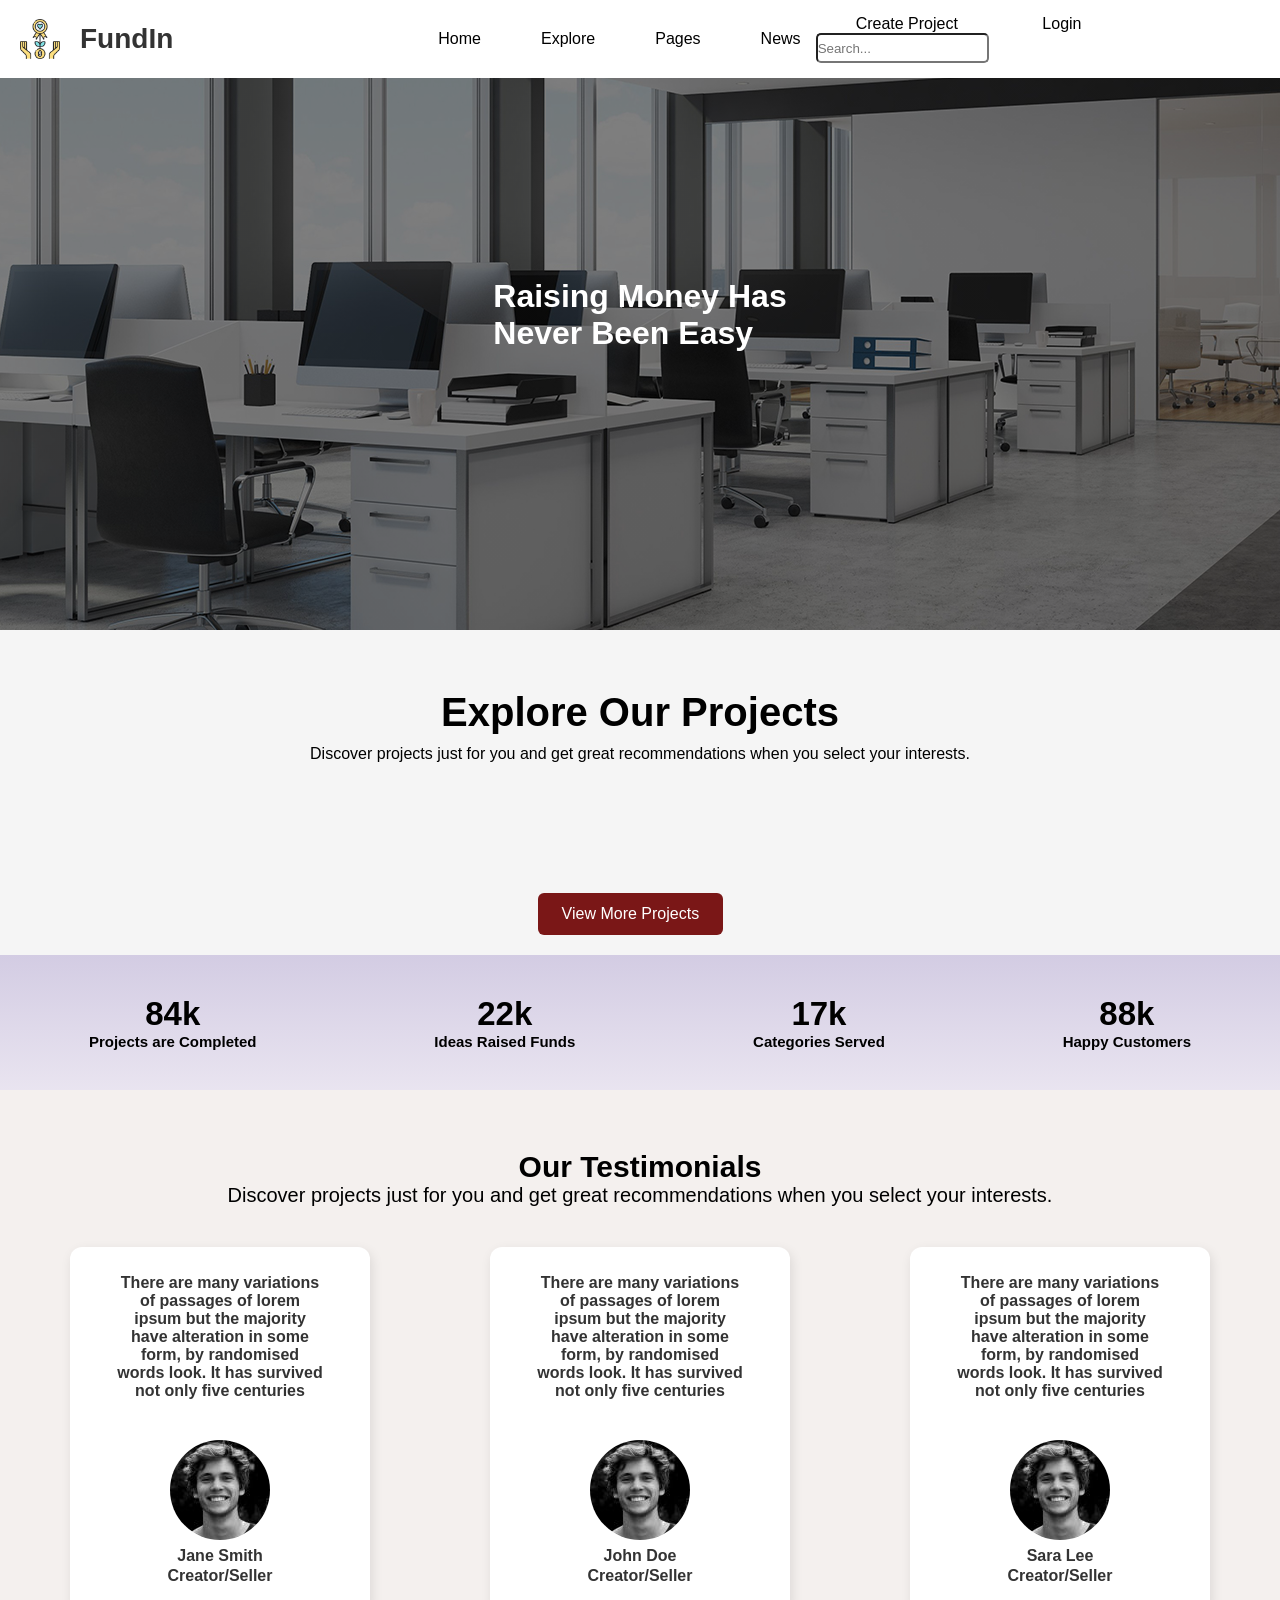
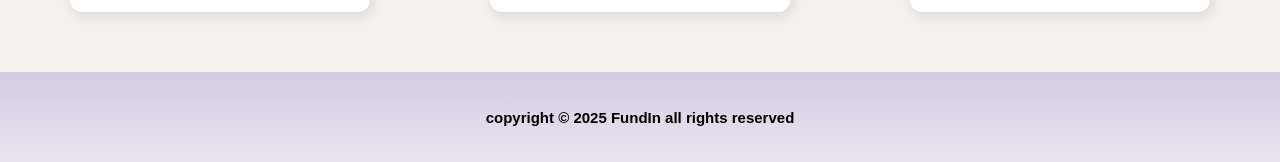
<file: html/index.html>
<!DOCTYPE html>
<html lang="en">
  <head>
    <meta charset="UTF-8" />
    <meta name="viewport" content="width=device-width, initial-scale=1.0" />
    <title>fundIn</title>
    <link rel="stylesheet" href="../css/general.css" />
    <link rel="stylesheet" href="../css/index.css" />
    <link
      rel="stylesheet"
      href="https://cdnjs.cloudflare.com/ajax/libs/font-awesome/6.4.0/css/all.min.css"
    />
  </head>
  <body>
    <div class="container">
      <header>
        <div class="logoCont">
          <img src="../media/main page/logo.png" alt="fundIn logo" id="logo" />
          <h1>FundIn</h1>
        </div>
        <ul>
          <div class="navBar">
            <li>Home</li>
            <li>Explore</li>
            <li>Pages</li>
            <li>News</li>
          </div>
        </ul>
        <div class="searchCon">
          <a href="./campaigns.html">Create Project</a>
          <a href="./login.html">Login</a>
          <input type="text" id="searchBar" placeholder="Search...">
        </div>
      </header>
    </div>
    <div class="heroSec">
      <h1>
        Raising Money Has<br/>
        Never Been Easy
      </h1>
    </div>
     <div class="exploreText">
        <h2>Explore Our Projects</h2>
        <p>
          Discover projects just for you and get great recommendations when you
          select your interests.
        </p>
      </div>
    <div class="projects-cards">
    </div>
    <div style="width: 100%; background-color: #f5f5f5">
      <button id="viewMore">View More Projects</button>
    </div>
    <div class="stats">
      <div>
        <h2>84k</h2>
        <p>Projects are Completed</p>
      </div>
      <div>
        <h2>22k</h2>
        <p>Ideas Raised Funds</p>
      </div>
      <div>
        <h2>17k</h2>
        <p>Categories Served</p>
      </div>
      <div>
        <h2>88k</h2>
        <p>Happy Customers</p>
      </div>
    </div>
    <section class="testimonials">
  <h2>Our Testimonials</h2>
  <p>
    Discover projects just for you and get great recommendations when you select your interests.
  </p>

  <div class="cards">
    <div class="card">
      <p>
        There are many variations of passages of lorem ipsum but the majority have alteration in
        some form, by randomised words look. It has survived not only five centuries
      </p>
      <div>
        <img src="../media/main page/founder.png">
        <span>Jane Smith</span>
        <span>Creator/Seller</span>
      </div>
    </div>
    <div class="card">
      <p>
        There are many variations of passages of lorem ipsum but the majority have alteration in
        some form, by randomised words look. It has survived not only five centuries
      </p>
      <div>
        <img src="../media/main page/founder.png">
        <span class="name">John Doe</span>
        <span class="role">Creator/Seller</span>
      </div>
    </div>
    <div class="card">
      <p>
        There are many variations of passages of lorem ipsum but the majority have alteration in
        some form, by randomised words look. It has survived not only five centuries
      </p>
      <div>
        <img src="../media/main page/founder.png">
        <span>Sara Lee</span>
        <span>Creator/Seller</span>
      </div>
    </div>
  </div>
</section>
<footer>
  <p>copyright © 2025 FundIn all rights reserved</p>
</footer>
    <script src="../javascript/index.js"></script>
  </body>
</html>
</file>
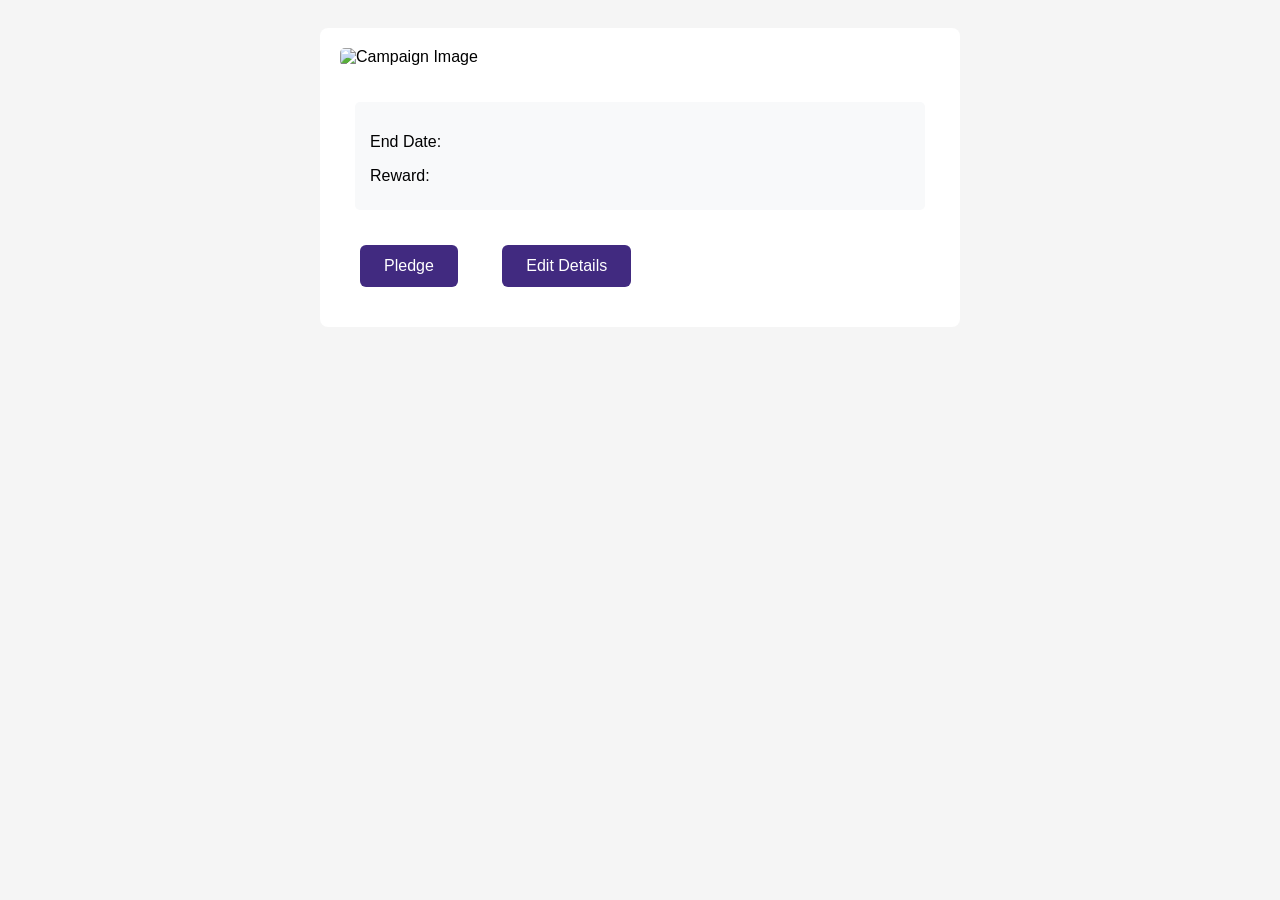
<file: html/campaign-details.html>
<!DOCTYPE html>
<html lang="en">
  <head>
    <meta charset="UTF-8" />
    <meta name="viewport" content="width=device-width, initial-scale=1.0" />
    <title>Campaign Details</title>
    <link rel="stylesheet" href="../css/details.css" />
    <link rel="stylesheet" href="../css/general.css" />
  </head>
  <body>
    <div class="container">
      <img id="campaignImage" class="campaign-image" alt="Campaign Image" />

      <h1 id="campaignTitle"></h1>
      <p id="campaignCreator"></p>
      <p id="campaignDescription"></p>

      <div class="info">
        <p id="campaignGoal"></p>
        <p>End Date: <span id="campaignEndDate"></span></p>
        <p>Reward: <span id="campaignReward"></span></p>
      </div>
      <button>Pledge</button>
      <button id="edit">Edit Details</button>
    </div>

    <script src="../javascript/details.js"></script>
  </body>
</html>
</file>
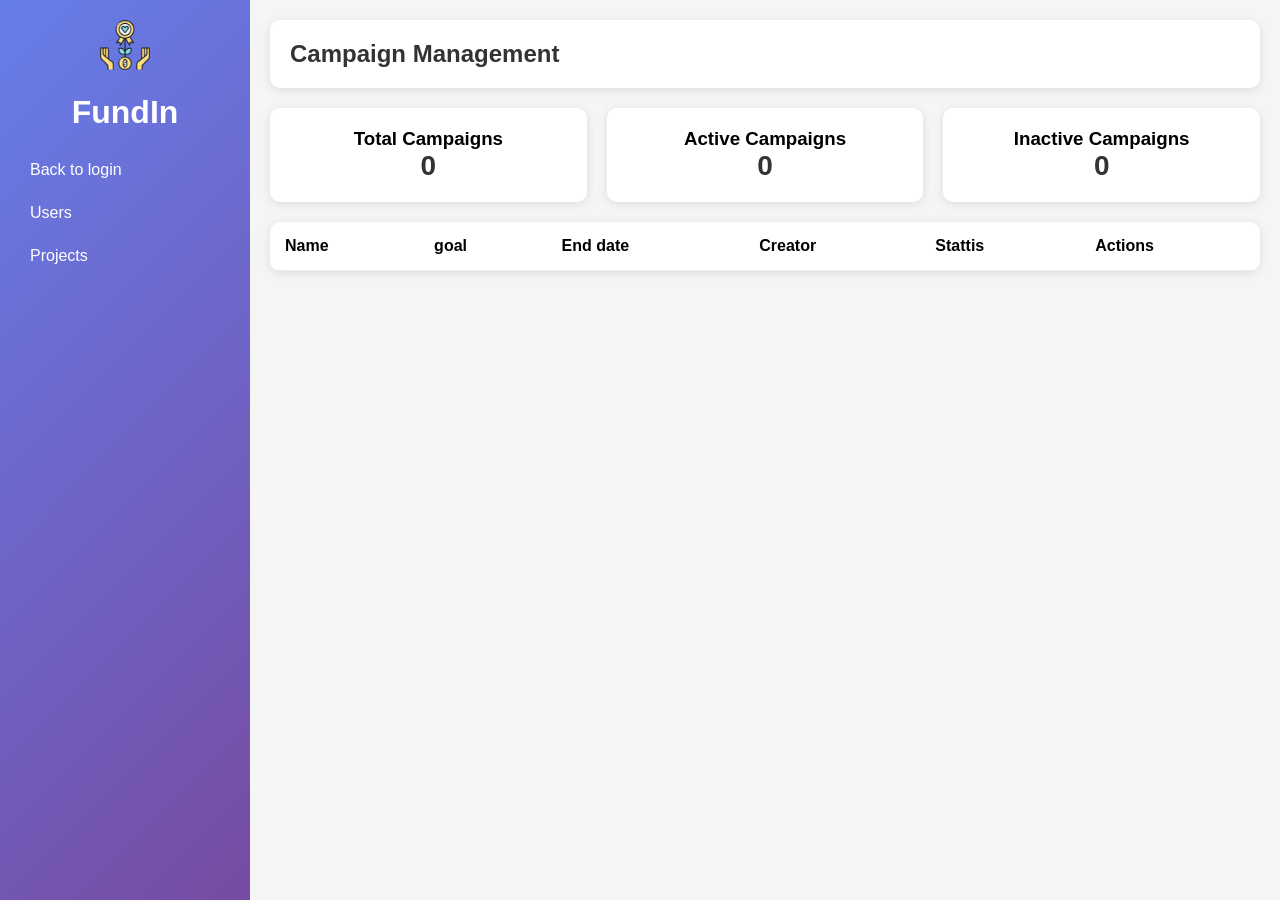
<file: html/campaignDash.html>
<!DOCTYPE html>
<html lang="en">
<head>
    <meta charset="UTF-8">
    <meta name="viewport" content="width=device-width, initial-scale=1.0">
    <title>Admin Dashboard</title>
    <link rel="stylesheet" href="../css/dashboard.css">
</head>
<body>
    <div class="sideBar">
        <img src="../media/main page/logo.png" alt="logo" id="logo">
        <h1>FundIn</h1>
        <a href="../html/login.html" class="active">Back to login</a>
        <a href="../html/dashboard.html" id="userDisplay">Users</a>
        <a href="../html/campaignDash.html" id="projectDisplay">Projects</a>
    </div>

    <div class="container">
        <div class="header">
            <h2>Campaign Management</h2>
        </div>

        <div class="stats">
            <div class="stat-card">
                <h3>Total Campaigns</h3>
                <div class="number" id="total">0</div>
            </div>
            <div class="stat-card">
                <h3>Active Campaigns</h3>
                <div class="number" id="active">0</div>
            </div>
            <div class="stat-card">
                <h3>Inactive Campaigns</h3>
                <div class="number" id="inactive">0</div>
            </div>
        </div>
        <div class="table-container">
            <table class="users-table">
                <thead>
                    <tr>
                        <th>Name</th>
                        <th>goal</th>
                        <th>End date</th>
                        <th>Creator</th>
                        <th>Stattis</th>
                        <th>Actions</th>
                    </tr>
                </thead>
                <tbody id="campaigns"></tbody>
                </tbody>
            </table>
        </div>
    </div>

    <script src="../javascript/campaignDash.js"></script>
</body>
</html>
</file>
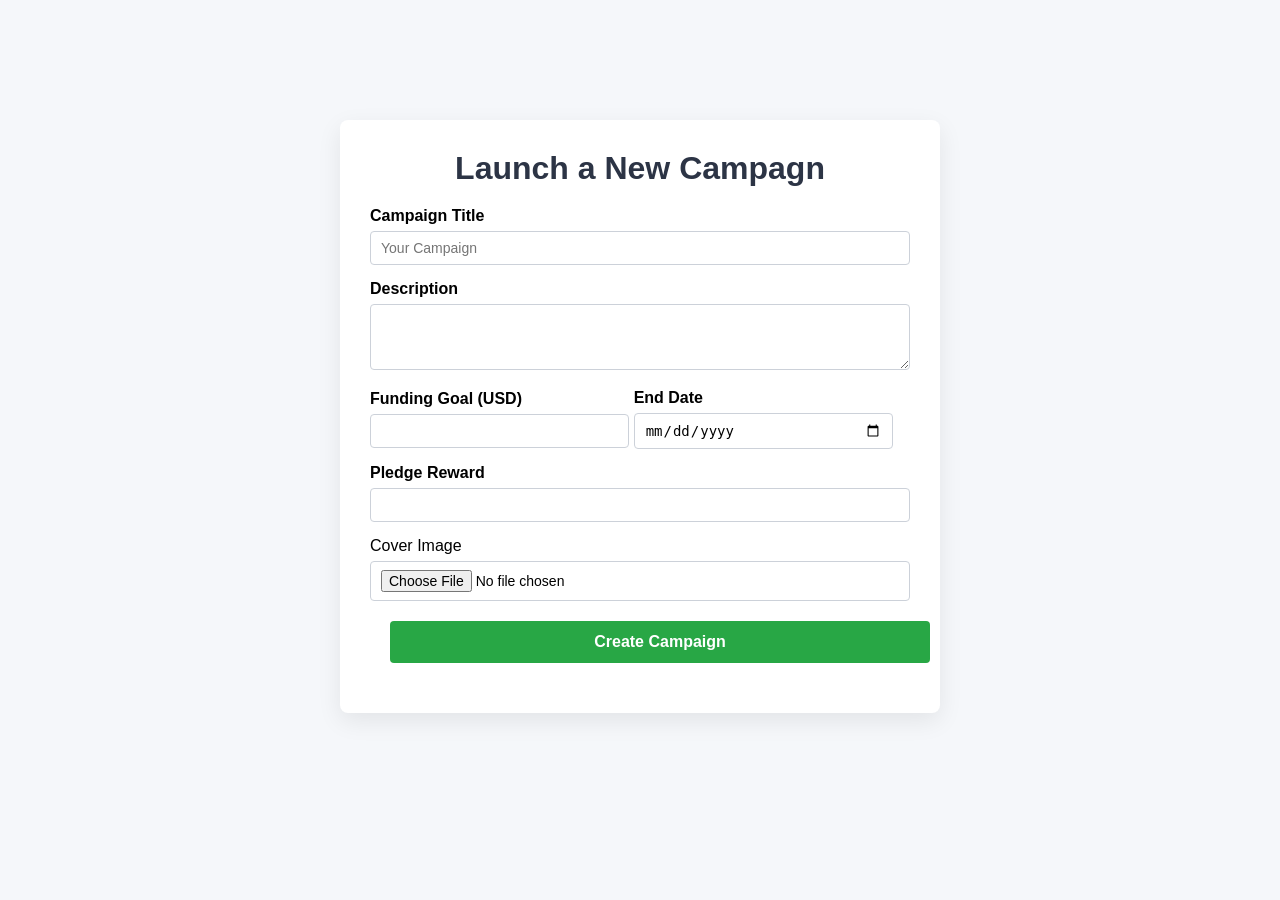
<file: html/campaigns.html>
<!DOCTYPE html>
<html lang="en">
<head>
    <meta charset="UTF-8">
    <meta name="viewport" content="width=device-width, initial-scale=1.0">
    <title>Campagn</title>
    <link rel="stylesheet" href="../css/general.css">
    <link rel="stylesheet" href="../css/project.css">
</head>
<body>
    <div class="container">
  <h1>Launch a New Campagn</h1>

  <form id="campaignForm">
    <label>
      Campaign Title
      <input type="text" name="title" placeholder="Your Campaign"required id="campaingName">
    </label>

    <label>
      Description
      <textarea name="description" rows="3" required id="campaingDes"></textarea>
    </label>

    <label class="inline">
      Funding Goal (USD)
      <input type="number" name="goal" min="1" required id="campaingGoal">
    </label>

    <label class="inline">
      End Date
      <input type="date" name="endDate" required id="campaingEnd">
    </label>
    <label>
      Pledge Reward
      <input type="text" name="pledge" required id="campaingPledge">
    </label>

    <label">
      Cover Image
      <input type="file" id="imageInput" required>
    </label>
    <button type="submit" id="submitButton">Create Campaign</button>
  </form>
</div>
<script src="../javascript/campaigns.js"></script>
</body>
</html>
</file>
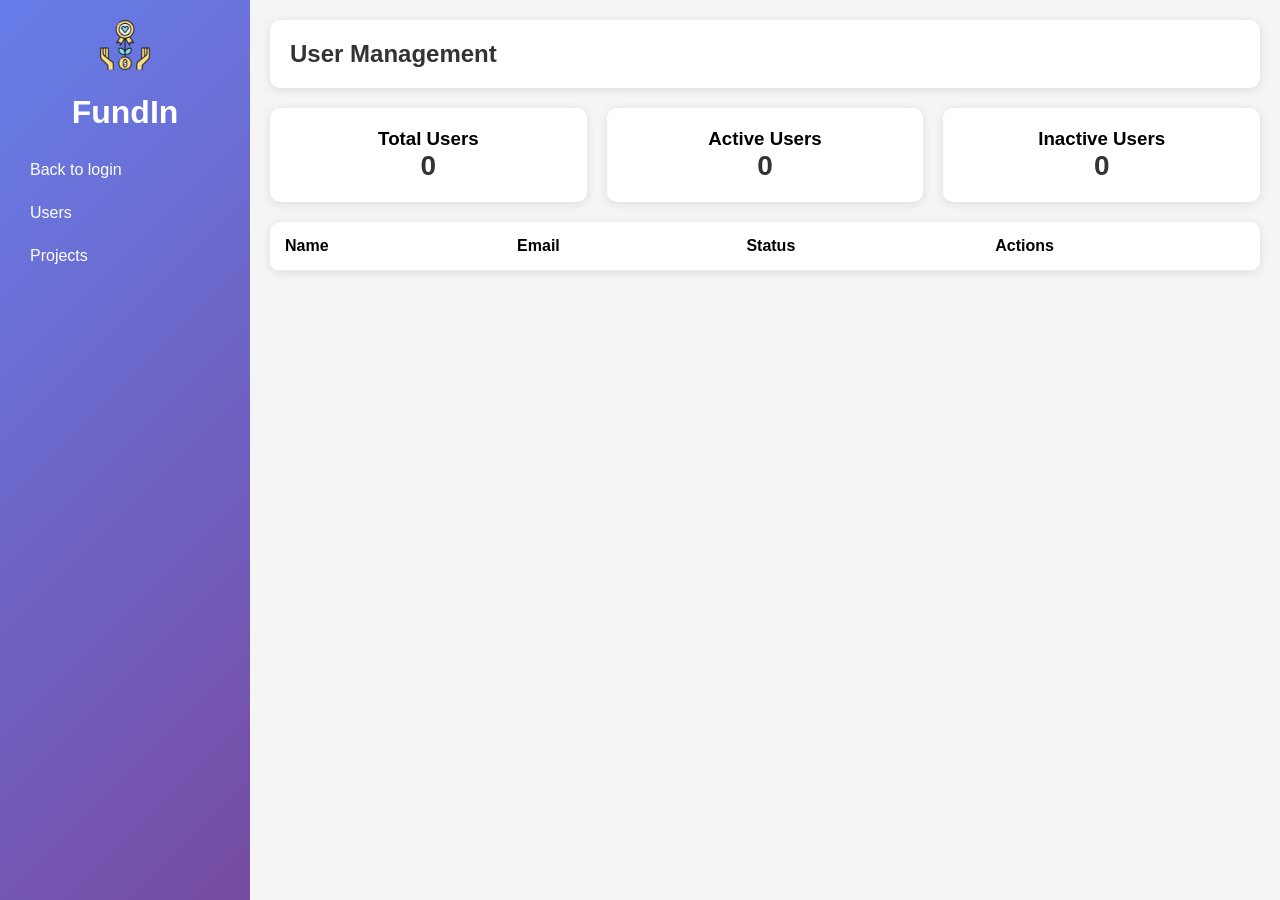
<file: html/dashboard.html>
<!DOCTYPE html>
<html lang="en">
<head>
    <meta charset="UTF-8">
    <meta name="viewport" content="width=device-width, initial-scale=1.0">
    <title>Admin Dashboard</title>
    <link rel="stylesheet" href="../css/dashboard.css">
</head>
<body>
    <div class="sideBar">
        <img src="../media/main page/logo.png" alt="logo" id="logo">
        <h1>FundIn</h1>
        <a href="../html/login.html" class="active">Back to login</a>
        <a href="../html/dashboard.html" id="userDisplay">Users</a>
        <a href="../html/campaignDash.html" id="projectDisplay">Projects</a>
    </div>

    <div class="container">
        <div class="header">
            <h2>User Management</h2>
        </div>

        <div class="stats">
            <div class="stat-card">
                <h3>Total Users</h3>
                <div class="number" id="total">0</div>
            </div>
            <div class="stat-card">
                <h3>Active Users</h3>
                <div class="number" id="active">0</div>
            </div>
            <div class="stat-card">
                <h3>Inactive Users</h3>
                <div class="number" id="inactive">0</div>
            </div>
        </div>
        <div class="table-container">
            <table class="users-table">
                <thead>
                    <tr>
                        <th>Name</th>
                        <th>Email</th>
                        <th>Status</th>
                        <th>Actions</th>
                    </tr>
                </thead>
                <tbody id="users">
                </tbody>
            </table>
        </div>
    </div>

    <script src="../javascript/dashboard.js"></script>
</body>
</html>
</file>
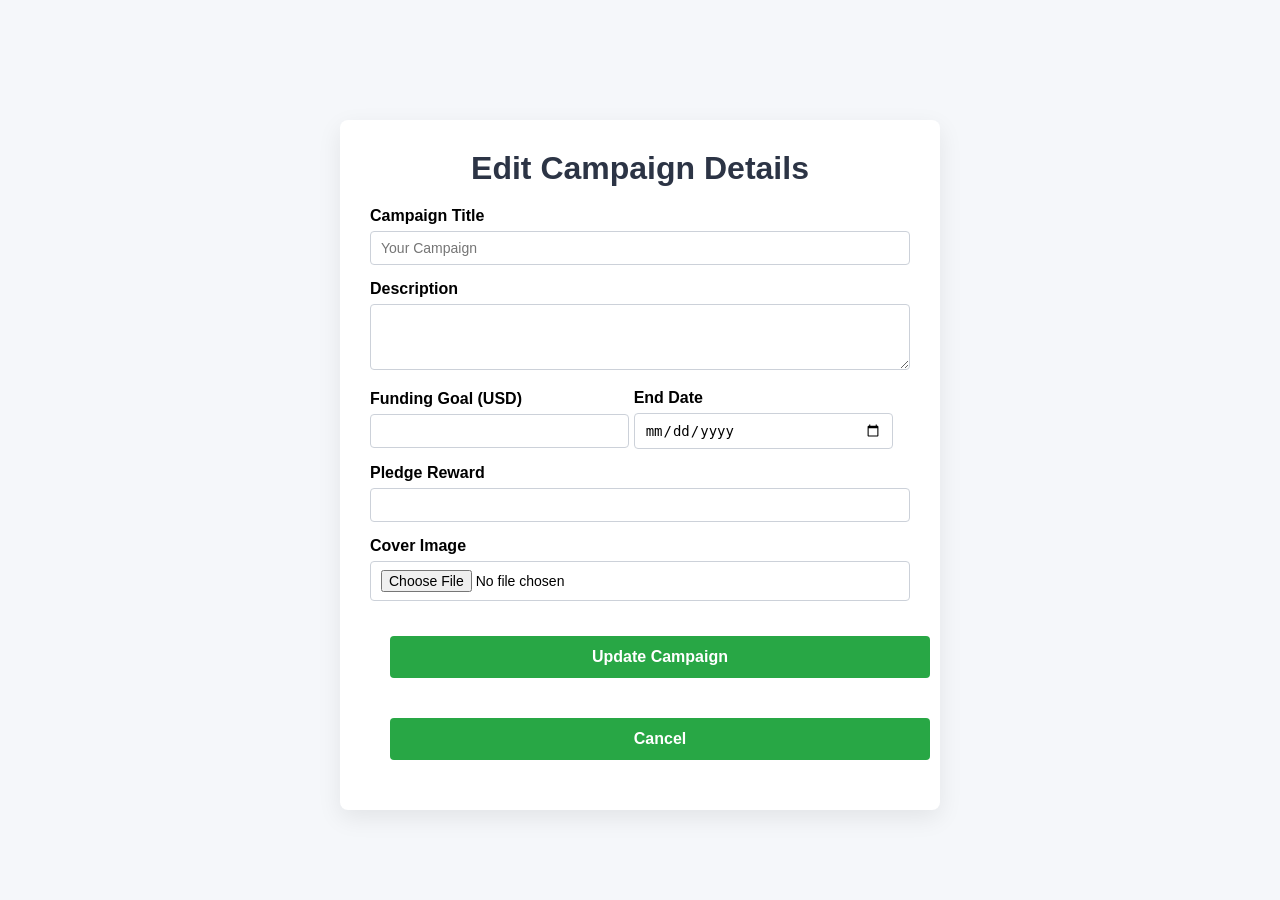
<file: html/edit-campaign.html>
<!DOCTYPE html>
<html lang="en">
<head>
    <meta charset="UTF-8">
    <meta name="viewport" content="width=device-width, initial-scale=1.0">
    <title>Edit Campaign</title>
    <link rel="stylesheet" href="../css/general.css">
    <link rel="stylesheet" href="../css/project.css">
</head>
<body>
    <div class="container">
        <h1>Edit Campaign Details</h1>
        
        <form id="editCampaignForm">
            <label>
                Campaign Title
                <input type="text" name="title" placeholder="Your Campaign" required id="campaignTitle">
            </label>
            
            <label>
                Description
                <textarea name="description" rows="3" required id="campaignDescription"></textarea>
            </label>
            
            <label class="inline">
                Funding Goal (USD)
                <input type="number" name="goal" min="1" required id="campaignGoal">
            </label>
            
            <label class="inline">
                End Date
                <input type="date" name="endDate" required id="campaignEndDate">
            </label>
            
            <label>
                Pledge Reward
                <input type="text" name="pledge" required id="campaignPledge">
            </label>
            
            <label>
                Cover Image
                <input type="file" id="imageInput">
            </label>
            <div>
                <button type="submit" id="updateButton">Update Campaign</button>
                <button type="submit" id="cancelButton">Cancel</button>
            </div>
        </form>
    </div>
    <script src="../javascript/edit-campaign.js"></script>
</body>
</html>
</file>
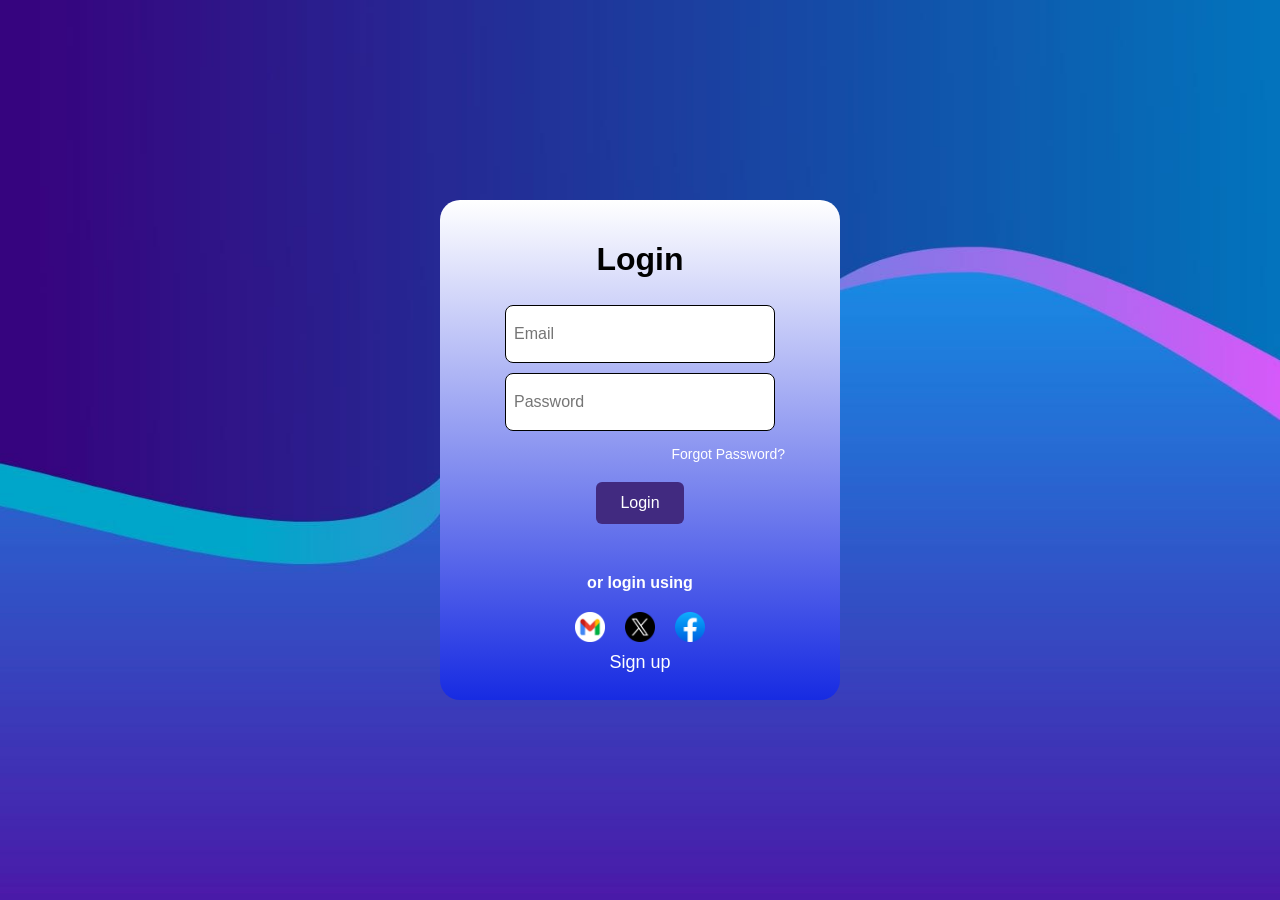
<file: html/login.html>
<!DOCTYPE html>
<html lang="en">
<head>
    <meta charset="UTF-8">
    <meta name="viewport" content="width=device-width, initial-scale=1.0">
    <title>Login</title>
    <link rel="stylesheet" href="../css/login.css">
    <link rel="stylesheet" href="../css/general.css">
</head>
<body>
    <div class="container">
        <h1>Login</h1>
        <input type="text" id="emailLog" placeholder="Email">
        <input type="text" id="passLog" placeholder="Password">
        <a href="" id="forgot">Forgot Password?</a>
        <button id="loginBtn">Login</button>
        <span>or login using</span>
        <div class="imgContainer">
        <img src="../media/login page/gmail.png" alt="">
        <img src="../media/login page/x.png" alt="">
        <img src="../media/login page/facebook.png" alt="">
        </div>
        <a href="signup.html" id="signUp">Sign up</a>
    </div>
    <script src="../javascript/login.js"></script>
</body>
</html>
</file>
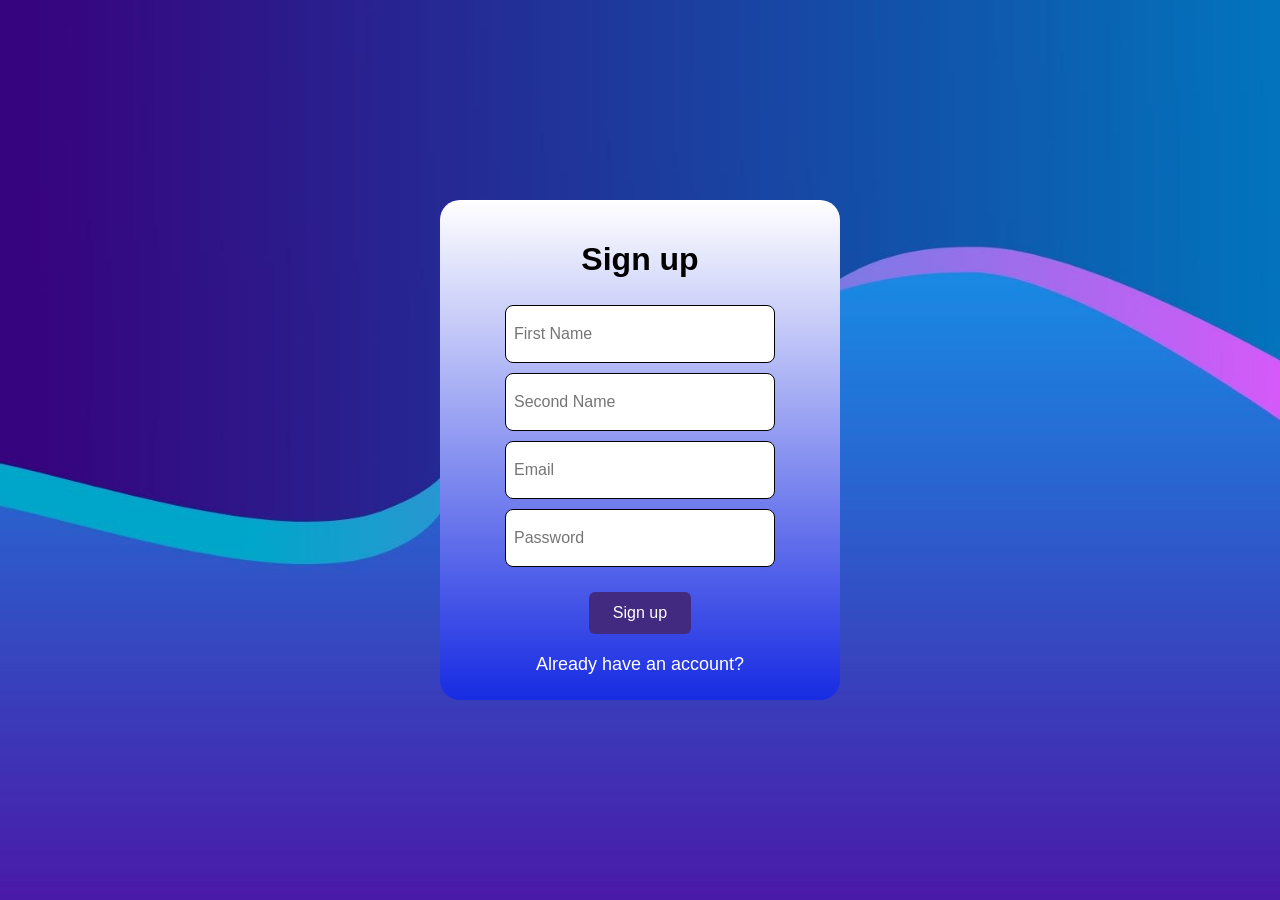
<file: html/signup.html>
<!DOCTYPE html>
<html lang="en">
  <head>
    <meta charset="UTF-8" />
    <meta name="viewport" content="width=device-width, initial-scale=1.0" />
    <title>Sign Up</title>
    <link rel="stylesheet" href="../css/signup.css" />
    <link rel="stylesheet" href="../css/general.css" />
  </head>
  <body>
    <div class="container">
      <h1>Sign up</h1>
      <input type="text" id="fName" placeholder="First Name" />
      <input type="text" id="sName" placeholder="Second Name" />
      <input type="text" id="emailSign" placeholder="Email" />
      <input type="text" id="passSign" placeholder="Password" />
      <button id="signupBtn">Sign up</button>
      <a href="login.html" id="alrAcc">Already have an account?</a>
    </div>
    <script src="../javascript/signUp.js"></script>
  </body>
</html>
</file>
<file: css/general.css>
button {
  background-color: #412a80;
  color: white;
  padding: 12px 24px;
  border: none;
  border-radius: 6px;
  cursor: pointer;
  font-size: 16px;
  font-weight: 500;
  margin: 20px;
}

button:hover{
  background-color: #402cf8;
  transform: translateY(-1px);
}
.hidden{
  display: none;
}
body {
  font-family: Arial, sans-serif;
}
</file>
<file: css/index.css>
* {
  margin: 0;
  padding: 0;
  box-sizing: border-box;
}

.container {
  width: 100%;
}

header {
  display: flex;
  justify-content: space-between;
  align-items: center;
  padding: 15px 0;
  background-color: #ffffff;
  position: fixed;
  top: 0;
  z-index: 1000;
  width: 100%;
}

.logoCont {
  display: flex;
  align-items: center;
  gap: 20px;
}

#logo {
  height: 40px;
  margin-left: 20px;
}

.logoCont h1 {
  font-size: 28px;
  color: #333;
  font-weight: bold;
}

ul {
  list-style: none;
  display: flex;
  justify-content: center;
}

.navBar {
  display: flex;
  gap: 30px;
  margin-left: 250px;
}

.navBar li {
  padding: 10px 15px;
  cursor: pointer;
}
i {
  margin-right: 20px;
  cursor: pointer;
}

.searchCon a {
  margin: 30px;
  text-decoration: none;
  color: black;
  padding: 10px;
}
.searchCon a:hover {
  color: rgb(255, 255, 255);
  background-color: rgba(83, 57, 57, 0.747);
  border-radius: 10px;
}

.heroSec {
  width: 100%;
  height: 70vh;
  background-image: linear-gradient(rgba(0, 0, 0, 0.5), rgba(0, 0, 0, 0.5)),
    url("../media/main\ page/hero.png");
  background-repeat: no-repeat;
  background-position: center;
  display: flex;
  justify-content: center;
  align-items: center;
}
h1 {
  color: #ffffff;
  font-family: Arial, Helvetica, sans-serif;
  font-weight: bold;
}

.projects-cards {
  padding-top: 60px;
  display: grid;
  grid-template-columns: repeat(auto-fill , minmax(300px , 1fr));
  gap: 20px;
  background-color: #f5f5f5;
  height: 100%;
  width: 100%;
  padding-left: 180px;
  padding-right: 20px;
  padding-bottom: 50px;
}

.card {
  width: 300px;
  background-color: #ffffff;
  margin-top: 40px;
  height: 45vh;
  border-radius: 12px;
  box-shadow: 2px 4px 12px rgba(0, 0, 0, 0.1);
  transition: transform 1s;
  display: flex;
  flex-direction: column;
  justify-content: space-between;
  padding: 10px;
}

.card:hover {
  transform: translateY(-5px);
}

.card p {
  margin: 0;
  padding: 0 20px;
  font-family: Arial, sans-serif;
  font-size: 16px;
  font-weight: 600;
  color: #333;
  margin: 2px;
}
.card span {
  margin: 0;
  padding: 0 20px;
  font-family: Arial, sans-serif;
  font-size: 16px;
  font-weight: 600;
  color: #333;
  margin: 2px;
  display: block;
}
.testimonials .card {
  padding: 25px;
}
.testimonials .card p {
  margin-bottom: 40px;
}

.stats {
  color: rgb(0, 0, 0);
  width: 100%;
  display: flex;
  flex-direction: row;
  justify-content: space-around;
  align-items: center;
  height: 15vh;
  background-image: linear-gradient(#d3cce3, #e9e4f0);
  font-weight: bold;
  font-size: 15px;
}
.stats h2 {
  text-align: center;
  font-size: 33px;
}
#viewMore {
  margin-left: 42%;
  background-color: #7a1717;
}
#viewMore:hover {
  background-color: #a83131;
}
.exploreText {
  background-color: #f5f5f5;
  text-align: center;
  padding-top: 60px;
}
.exploreText h2 {
  font-size: 40px;
  margin-bottom: 10px;
}

.testimonials {
  width: 100%;
  background: #f4f0ee;
  padding: 60px 20px;
  text-align: center;
  color: #000000;
  font-family: Arial, Helvetica, sans-serif;
  font-size: 20px;
}
.testimonials img {
  border-radius: 50%;
}

.cards {
  display: flex;
  flex-direction: row;
  justify-content: space-around;
}
.card-img {
  width: 100%;
  height: 200px;
  /* border-radius: 8px; */
}
.card a {
  font-family: Arial, sans-serif;
  font-size: 16px;
  font-weight: 600;
  color: #333;
  margin-left: 18px;
  margin-top: 10px;
  line-height: 1.3;
  cursor: pointer;
  text-decoration: underline;
}
.card a:active {
  color: blue;
}
.pledge-btn,
.edit-btn {
  margin-top: 30px;
  margin-left: 30px;
  width: 80%;
}
.hidden {
  display: none;
}
#searchBar {
  margin-right: 10px;
  height: 30px;
  border-radius: 5px;
}
footer {
  display: flex;
  justify-content: center;
  align-items: center;
  height: 10vh;
  background-image: linear-gradient(#d3cce3, #e9e4f0);
  font-size: 15px;
  font-weight: bold;
}

@media (max-width: 1200px) {
  header {
    display: flex;
    flex-direction: column;
    position: relative;
  }
  
  .navBar {
    display: flex;
    flex-direction: column;
    margin-left: 0;
    gap: 10px;
    text-align: center;
  }
  
  .searchCon {
    display: flex;
    flex-direction: column;
  }
  
  .searchCon a {
    display: block;
  }
  
  .exploreText {
    width: 100%;
  }
  
  .projects-cards {
    display: flex;
    flex-direction: column;
    align-items: center;
    padding: 20px;
  }
  
  .card {
    width: 100%;
    max-width: 400px;
    height: 70vh;
  }
  
  .cards {
    display: flex;
    flex-direction: column;
    justify-content: center;
    align-items: center;
    gap: 20px;
  }
  
  .stats {
    display: flex;
    flex-direction: column;
    height: 30vh;
    justify-content: center;
    align-items: center;
  }
}
@media (min-width: 1200px) and (max-width: 3840px){
   .cards {
    display: flex;
    flex-direction: row;
    justify-content: space-around;
    align-items: center;
    gap: 20px;
  }
  .projects-cards {
  padding-top: 60px;
  display: grid;
  grid-template-columns: repeat(3, 1fr);
  gap: 20px;
  background-color: #f5f5f5;
  height: 100%;
  max-width: 100%;
  padding-left: 180px;
  padding-right: 20px;
  padding-bottom: 50px;
}
.card{
  height: 100%;
}
}
</file>
<file: css/details.css>
body {
            font-family: Arial, sans-serif;
            background-color: #f5f5f5;
            padding: 20px;
            display: flex;
            justify-content: center;
            align-items: center;
        }

        .container {
            width: 600px;
            background: white;
            padding: 20px;
            border-radius: 8px;
        }

        .campaign-image {
            width: 100%;
            height: 300px;
            object-fit: fill;
            border-radius: 5px;
            margin-bottom: 15px;
        }

        h1 {
            color: #000000;
            margin-bottom: 10px;
        }

        p {
            color: #000000;
            margin-bottom: 10px;
        }

        .info {
            background: #f8f9fa;
            padding: 15px;
            border-radius: 5px;
            margin: 15px;
        }
</file>
<file: css/dashboard.css>
* {
    margin: 0;
    padding: 0;
    box-sizing: border-box;
}

body {
    font-family: Arial, sans-serif;
    background: #f5f5f5;
    display: flex;
}

.sideBar {
    width: 250px;
    background: linear-gradient(135deg, #667eea, #764ba2);
    padding: 20px;
    height: 100vh;
    position: fixed;
}

h1 {
    text-align: center;
    margin: 20px 0;
    color: rgb(255, 255, 255);
}

a{
    display: block;
    color: white;
    text-decoration: none;
    padding: 10px;
    margin: 5px 0;
    border-radius: 5px;
}

a:hover {
    background: rgba(255,255,255,0.2);
}

.container{
    margin-left: 250px;
    flex: 1;
    padding: 20px;
}

.header {
    background: white;
    padding: 20px;
    width: 100%;
    border-radius: 10px;
    box-shadow: 0 2px 10px rgba(0,0,0,0.1);
    margin-bottom: 20px;
}

h2 {
    color: #333;
}

.stats {
    display: flex;
    gap: 20px;
    margin-bottom: 20px;
}

.stat-card {
    flex: 1;
    background: white;
    padding: 20px;
    border-radius: 10px;
    box-shadow: 0 2px 10px rgba(0,0,0,0.1);
    text-align: center;
}

.number {
    font-size: 28px;
    font-weight: bold;
    color: #333;
}

#search {
    width: 300px;
    padding: 10px;
    border: 1px solid #ddd;
    border-radius: 5px;
    margin-bottom: 20px;
}

.table-container {
    background: white;
    border-radius: 10px;
    box-shadow: 0 2px 10px rgba(0,0,0,0.1);
}

.users-table {
    width: 100%;
    border-collapse: collapse;
}

th,td {
    padding: 15px;
    text-align: left;
    border-bottom: 1px solid #eee;
}

.status-btn, .delete-btn {
    border: none;
    padding: 6px 12px;
    cursor: pointer;
    font-size: 12px;
    color: white;
    margin-left: 5px;
    border-radius: 12px;
}

.status-btn.active {
    background: #28a745;
}

.status-btn.inactive {
    background: #dc3545;
}

.delete-btn {
    background: #dc3545;
}

#logo {
    width: 50px;
    height: 50px;
    margin-left: 80px;
}

@media (max-width: 1200px) {
  body {
    flex-direction: column;
  }
  
  .sideBar {
    width: 100%;
    height: auto;
    position: static;
    text-align: center;
  }
  #logo{
    margin-right: 8px;
  }
  
  .container {
    margin-left: 0;
    width: 100%;
  }
  
  .stats {
    flex-direction: column;
  }
  
  .table-container {
    display: flex;
    flex-direction: column;
    overflow: auto;
  }
  
  #search {
    width: 100%;
  }
}
</file>
<file: css/project.css>
* {
  margin: 0;
  padding: 0;
  box-sizing: border-box;
}

body {
  padding: 40px;
  font-family: Arial, sans-serif;
  background: #f5f7fa;
  display: flex;
  justify-content: center;
}

.container {
  max-width: 600px;
  width: 100%;
  background: #fff;
  padding: 30px;
  border-radius: 8px;
  box-shadow: 0 8px 24px rgba(0, 0, 0, 0.08);
  margin-top: 80px;
}

h1 {
  margin: 0 0 20px;
  text-align: center;
  color: #2c3445;
}

label {
  display: block;
  margin: 0 0 15px;
  font-weight: 600;
}
label.inline {
  display: inline-block;
  width: 48%;
}

input,
textarea {
  width: 100%;
  margin-top: 6px;
  padding: 8px 10px;
  border: 1px solid #ccd1d9;
  border-radius: 4px;
  font-size: 14px;
}

#preview {
  width: 100%;
  max-height: 260px;
  object-fit: cover;
  border: 1px solid #e0e6ed;
  border-radius: 6px;
  margin: 10px 0;
}

button {
  width: 100%;
  padding: 12px;
  background: #28a745;
  color: #fff;
  border: 0;
  border-radius: 4px;
  font-size: 16px;
  font-weight: 600;
  cursor: pointer;
}
button:hover {
  background: #218838;
}
</file>
<file: css/login.css>
body {
  background-image: url('../media/login page/background.jpg');
  background-repeat: no-repeat;
  background-size: cover;       
  background-position: center;  
  min-height: 100vh;

  display: flex;
  justify-content: center;
  align-items: center;
  margin: 0;
}

.container {
  display: flex;
  flex-direction: column;
  align-items: center;
  background: linear-gradient(#ffffff, #172be2);
  width: 90%;
  max-width: 400px;
  height: 500px;  
  border-radius: 20px;
  padding: 20px;
  box-sizing: border-box;
}

a {
  text-decoration: none;
}

h1 {
  font-family: Verdana, Geneva, Tahoma, sans-serif;
}

input {
  width: 70%;         
  max-width: 300px;
  height: 40px;
  padding: 0.5rem;
  margin: 5px 0;
  font-size: 1rem;
  border: 1.5px solid #000;
  border-radius: 0.5rem;
  outline: none;
}


#forgot {
  margin-top: 10px;
  margin-right: 35px;
  align-self: flex-end;  
  font-size: 14px;
  color: rgb(255, 255, 255);
}

#forgot:active {
  color: rgb(11, 9, 22);
}

#signUp {
  font-size: 18px;
  font-family: Arial, Helvetica, sans-serif;
  color: rgb(255, 255, 255);
}

#signUp:active {
  color: rgb(11, 9, 22);
}

img {
  width: 30px;
  margin: 10px;
  cursor: pointer;
}

.imgContainer {
  margin-top: 10px;
  display: flex;
  flex-direction: row;
  justify-content: center; 
  flex-wrap: wrap;         
}

span {
  margin-top: 30px;
  font-family: 'Gill Sans', 'Gill Sans MT', Calibri, 'Trebuchet MS', sans-serif;
  font-weight: bold;
  color: white;
  text-align: center;
}
</file>
<file: css/signup.css>
body {
  background-image: url('../media/login page/background.jpg');
  background-repeat: no-repeat;
  background-size: cover;
  background-position: center;  
  min-height: 100vh;
  display: flex;
  justify-content: center;
  align-items: center;
  margin: 0;
}

.container {
  display: flex;
  flex-direction: column;
  align-items: center;
  background: linear-gradient(#ffffff, #172be2);
  width: 90%;
  max-width: 400px;
  height: 500px;   
  border-radius: 20px;
  padding: 20px;
  box-sizing: border-box;
  
}

a {
  text-decoration: none;
}

h1 {
  font-family: Verdana, Geneva, Tahoma, sans-serif;
}

input {
  width: 70%;         
  max-width: 300px;
  height: 40px;
  padding: 0.5rem;
  margin: 5px 0;
  font-size: 1rem;
  border: 1.5px solid #000;
  border-radius: 0.5rem;
  outline: none;
}

#alrAcc {
  font-size: 18px;
  font-family: Arial, Helvetica, sans-serif;
  color: rgb(255, 255, 255);
}

#alrAcc:active {
  color: rgb(11, 9, 22);
}
</file>
